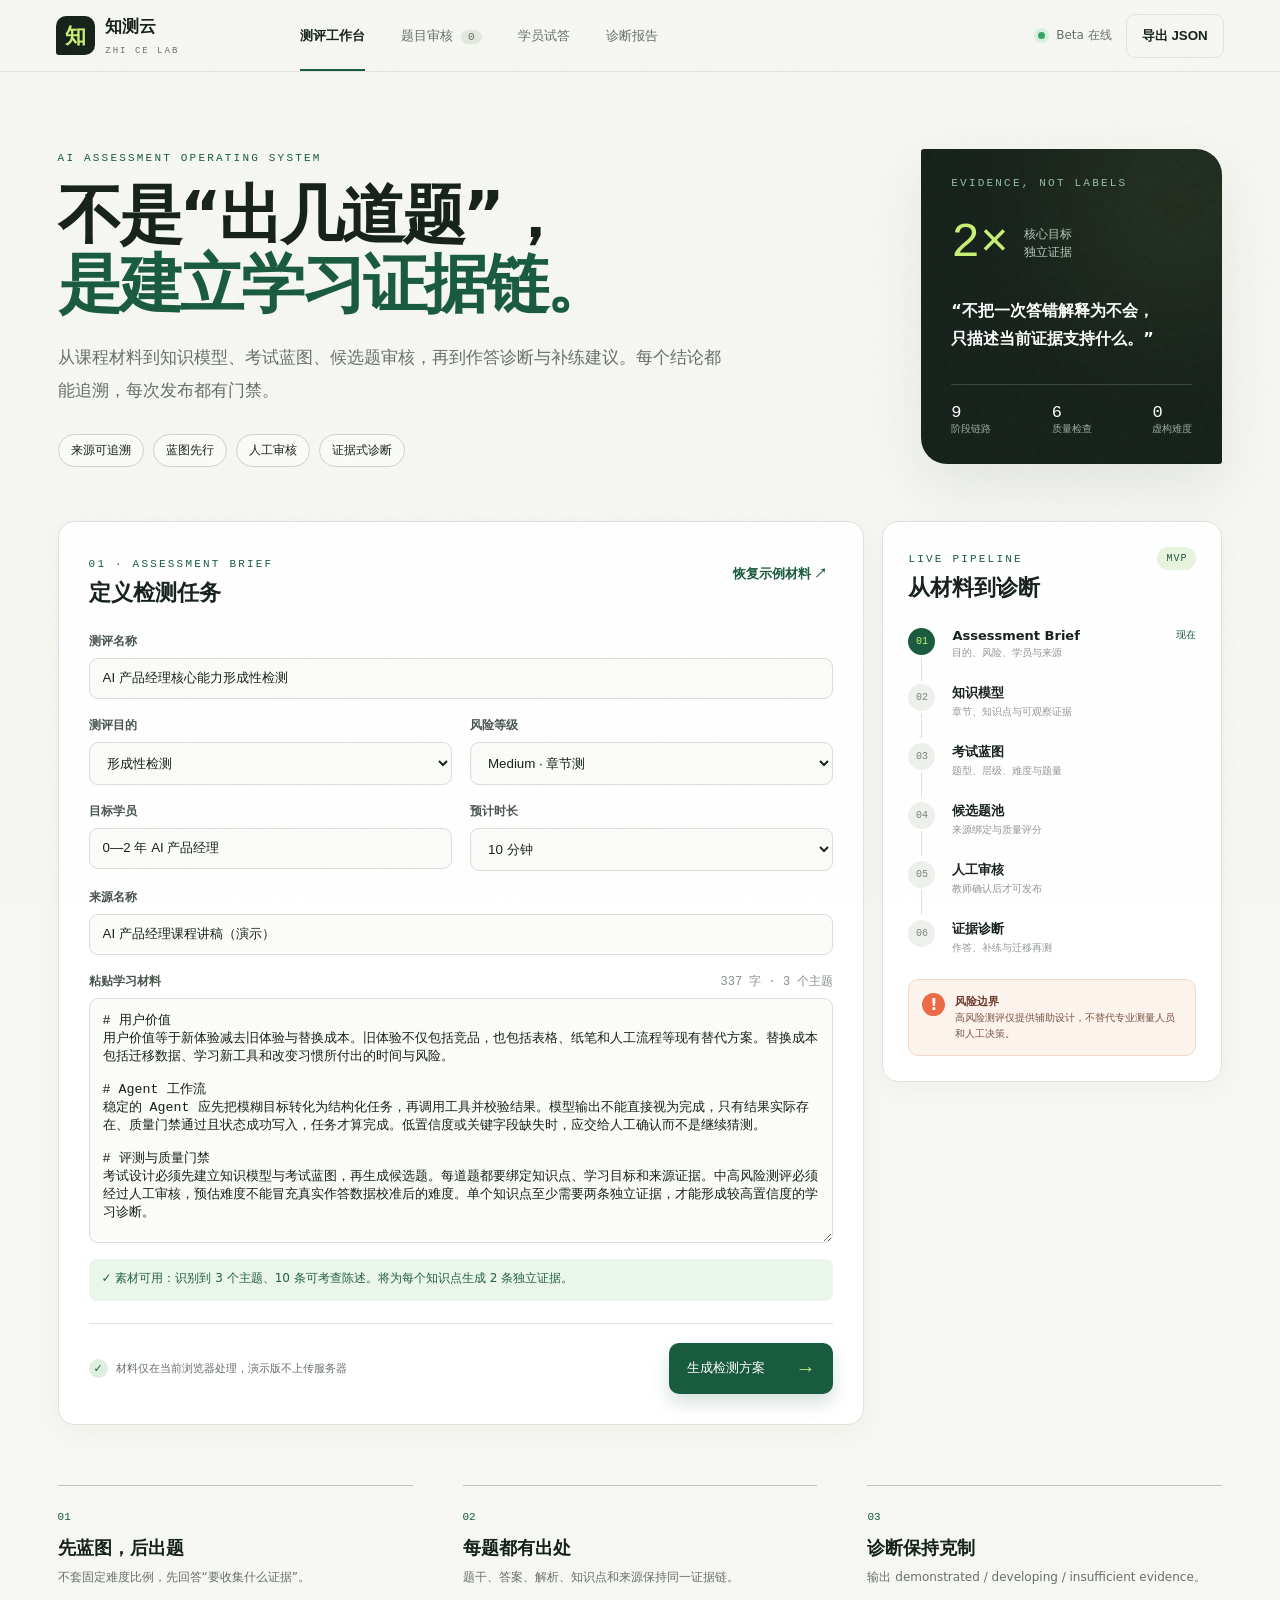
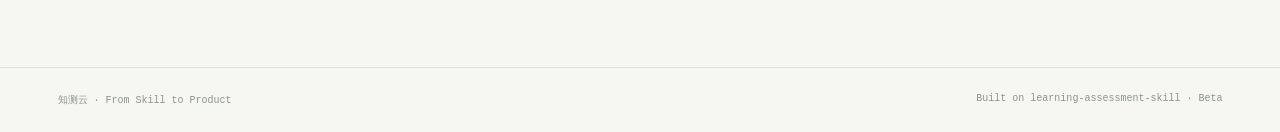
<file: docs/index.html>
<!doctype html>
<html lang="zh-CN">
<head>
  <meta charset="utf-8">
  <meta name="viewport" content="width=device-width,initial-scale=1">
  <meta name="description" content="知测云：把学习材料转化为可追溯、可审核、可诊断的知识效果检测。">
  <meta name="theme-color" content="#f6f7f2">
  <title>知测云｜AI 知识效果检测</title>
  <link rel="stylesheet" href="styles.css?v=1.1.1">
</head>
<body>
  <div class="noise" aria-hidden="true"></div>
  <header class="topbar">
    <a class="brand" href="#" aria-label="知测云首页">
      <span class="brand-mark">知</span>
      <span><strong>知测云</strong><small>ZHI CE LAB</small></span>
    </a>
    <nav class="topnav" aria-label="主导航">
      <button class="nav-link active" data-view="studio">测评工作台</button>
      <button class="nav-link" data-view="review">题目审核 <span id="reviewCount" class="count">0</span></button>
      <button class="nav-link" data-view="exam">学员试答</button>
      <button class="nav-link" data-view="report">诊断报告</button>
    </nav>
    <div class="top-actions">
      <span class="online-dot"><i></i> Beta 在线</span>
      <button class="ghost-button" id="exportButton">导出 JSON</button>
    </div>
  </header>

  <main>
    <section class="view active" id="studioView" data-view-panel="studio">
      <div class="hero-grid page-shell">
        <div class="hero-copy">
          <span class="eyebrow">AI ASSESSMENT OPERATING SYSTEM</span>
          <h1>不是“出几道题”，<br><em>是建立学习证据链。</em></h1>
          <p>从课程材料到知识模型、考试蓝图、候选题审核，再到作答诊断与补练建议。每个结论都能追溯，每次发布都有门禁。</p>
          <div class="hero-pills">
            <span>来源可追溯</span><span>蓝图先行</span><span>人工审核</span><span>证据式诊断</span>
          </div>
        </div>
        <aside class="evidence-card" aria-label="产品能力概览">
          <div class="card-kicker">EVIDENCE, NOT LABELS</div>
          <div class="evidence-ring"><strong>2×</strong><span>核心目标<br>独立证据</span></div>
          <blockquote>“不把一次答错解释为不会，<br>只描述当前证据支持什么。”</blockquote>
          <div class="mini-metrics"><span><b>9</b>阶段链路</span><span><b>6</b>质量检查</span><span><b>0</b>虚构难度</span></div>
        </aside>
      </div>

      <div class="page-shell workspace-grid">
        <section class="panel source-panel">
          <div class="panel-heading">
            <div><span class="step-label">01 · ASSESSMENT BRIEF</span><h2>定义检测任务</h2></div>
            <button class="text-button" id="loadSampleButton">恢复示例材料 ↗</button>
          </div>
          <div class="form-grid">
            <label class="field wide"><span>测评名称</span><input id="titleInput" value="AI 产品经理核心能力形成性检测" maxlength="60"></label>
            <label class="field"><span>测评目的</span><select id="purposeInput"><option value="formative">形成性检测</option><option value="diagnostic">诊断性检测</option><option value="practice">自主练习</option><option value="summative">总结性检测</option></select></label>
            <label class="field"><span>风险等级</span><select id="stakesInput"><option value="low">Low · 自测练习</option><option value="medium" selected>Medium · 章节测</option><option value="high">High · 高风险</option></select></label>
            <label class="field"><span>目标学员</span><input id="audienceInput" value="0—2 年 AI 产品经理" maxlength="50"></label>
            <label class="field"><span>预计时长</span><select id="durationInput"><option value="8">8 分钟</option><option value="10" selected>10 分钟</option><option value="15">15 分钟</option></select></label>
            <label class="field wide"><span>来源名称</span><input id="sourceNameInput" value="AI 产品经理课程讲稿（演示）" maxlength="80"></label>
            <label class="field wide"><span>粘贴学习材料 <i id="sourceMeta">0 字</i></span><textarea id="sourceInput" rows="12" placeholder="建议使用 # 标题划分主题，并提供可核验的完整陈述。"></textarea></label>
          </div>
          <div id="sourceCheck" class="source-check" role="status"></div>
          <div class="panel-footer">
            <span><i class="shield-icon">✓</i> 材料仅在当前浏览器处理，演示版不上传服务器</span>
            <button class="primary-button" id="generateButton"><span>生成检测方案</span><b>→</b></button>
          </div>
        </section>

        <aside class="panel pipeline-panel">
          <div class="panel-heading"><div><span class="step-label">LIVE PIPELINE</span><h2>从材料到诊断</h2></div><span class="status-chip">MVP</span></div>
          <ol class="pipeline" id="pipelineList">
            <li class="active"><b>01</b><span><strong>Assessment Brief</strong><small>目的、风险、学员与来源</small></span><i>现在</i></li>
            <li><b>02</b><span><strong>知识模型</strong><small>章节、知识点与可观察证据</small></span><i></i></li>
            <li><b>03</b><span><strong>考试蓝图</strong><small>题型、层级、难度与题量</small></span><i></i></li>
            <li><b>04</b><span><strong>候选题池</strong><small>来源绑定与质量评分</small></span><i></i></li>
            <li><b>05</b><span><strong>人工审核</strong><small>教师确认后才可发布</small></span><i></i></li>
            <li><b>06</b><span><strong>证据诊断</strong><small>作答、补练与迁移再测</small></span><i></i></li>
          </ol>
          <div class="guardrail"><span>!</span><p><strong>风险边界</strong>高风险测评仅提供辅助设计，不替代专业测量人员和人工决策。</p></div>
        </aside>
      </div>

      <section class="page-shell principles">
        <div><span>01</span><h3>先蓝图，后出题</h3><p>不套固定难度比例，先回答“要收集什么证据”。</p></div>
        <div><span>02</span><h3>每题都有出处</h3><p>题干、答案、解析、知识点和来源保持同一证据链。</p></div>
        <div><span>03</span><h3>诊断保持克制</h3><p>输出 demonstrated / developing / insufficient evidence。</p></div>
      </section>
    </section>

    <section class="view" id="reviewView" data-view-panel="review">
      <div class="page-shell subpage-head">
        <div><span class="eyebrow">HUMAN-IN-THE-LOOP</span><h1>题目审核台</h1><p>规则检查通过不等于内容有效。确认答案、来源和表达后，再进入学员端。</p></div>
        <div class="head-actions"><span id="reviewStatus" class="status-chip warn">待生成</span><button class="primary-button compact" id="approveAllButton">全部审核通过</button></div>
      </div>
      <div class="page-shell review-layout">
        <aside class="panel review-summary" id="reviewSummary"><div class="empty-state">先在测评工作台生成检测方案</div></aside>
        <section class="question-list" id="questionList"><div class="panel empty-state">暂无候选题</div></section>
      </div>
    </section>

    <section class="view" id="examView" data-view-panel="exam">
      <div class="exam-shell" id="examShell">
        <div class="panel empty-state">生成并审核检测方案后，可在这里进行学员试答。</div>
      </div>
    </section>

    <section class="view" id="reportView" data-view-panel="report">
      <div class="page-shell subpage-head"><div><span class="eyebrow">LEARNING EVIDENCE</span><h1>学习诊断报告</h1><p>只呈现本次作答证据，不给学习者贴永久标签。</p></div><button class="ghost-button" id="retryButton">重新试答</button></div>
      <div class="page-shell" id="reportContent"><div class="panel empty-state">完成一次学员试答后，这里会生成知识点证据报告。</div></div>
    </section>
  </main>

  <div class="toast" id="toast" role="status" aria-live="polite"></div>
  <footer><span>知测云 · From Skill to Product</span><span>Built on learning-assessment-skill · Beta</span></footer>
  <script src="core.js?v=1.1.1"></script>
  <script src="app.js?v=1.1.1"></script>
</body>
</html>
</file>
<file: docs/styles.css>
:root{--ink:#17211b;--muted:#667068;--paper:#f6f7f2;--card:#fff;--line:#dfe3db;--green:#195b3f;--lime:#c9ef75;--orange:#ea6b45;--soft:#edf2e8;--shadow:0 22px 60px rgba(37,54,42,.09)}*{box-sizing:border-box}html{scroll-behavior:smooth}body{margin:0;color:var(--ink);background:var(--paper);font-family:"PingFang SC","Microsoft YaHei",system-ui,sans-serif;-webkit-font-smoothing:antialiased}.noise{position:fixed;inset:0;pointer-events:none;opacity:.025;z-index:20;background-image:url("data:image/svg+xml,%3Csvg viewBox='0 0 180 180' xmlns='http://www.w3.org/2000/svg'%3E%3Cfilter id='n'%3E%3CfeTurbulence type='fractalNoise' baseFrequency='.9' numOctaves='3' stitchTiles='stitch'/%3E%3C/filter%3E%3Crect width='100%25' height='100%25' filter='url(%23n)'/%3E%3C/svg%3E")}.topbar{height:72px;padding:0 4.4vw;display:flex;align-items:center;gap:36px;border-bottom:1px solid var(--line);background:rgba(246,247,242,.92);backdrop-filter:blur(16px);position:sticky;top:0;z-index:10}.brand{display:flex;gap:10px;align-items:center;color:var(--ink);text-decoration:none;min-width:190px}.brand-mark{width:39px;height:39px;display:grid;place-items:center;background:var(--ink);color:var(--lime);font-size:21px;font-weight:800;border-radius:10px 10px 10px 3px}.brand strong{display:block;font-size:17px}.brand small{font:500 9px/1 ui-monospace,"SFMono-Regular",Menlo,monospace;letter-spacing:2px;color:var(--muted)}.topnav{display:flex;align-self:stretch}.nav-link{border:0;background:transparent;padding:0 18px;color:var(--muted);font:500 14px inherit;cursor:pointer;position:relative}.nav-link:after{content:"";position:absolute;height:2px;left:18px;right:18px;bottom:0;background:var(--green);transform:scaleX(0);transition:.2s}.nav-link.active{color:var(--ink);font-weight:700}.nav-link.active:after{transform:scaleX(1)}.count{background:#e3e8df;border-radius:20px;padding:1px 7px;margin-left:4px;font:11px ui-monospace,"SFMono-Regular",Menlo,monospace}.top-actions{display:flex;align-items:center;gap:14px;margin-left:auto}.online-dot{font-size:12px;color:var(--muted);white-space:nowrap}.online-dot i{display:inline-block;width:7px;height:7px;background:#36a266;border-radius:50%;box-shadow:0 0 0 4px #d9efdf;margin-right:7px}button{min-height:44px}:where(button,a,input,select,textarea,[tabindex]):focus-visible{outline:3px solid var(--orange);outline-offset:3px}.ghost-button,.text-button{border:1px solid var(--line);background:transparent;color:var(--ink);border-radius:9px;padding:10px 15px;font-weight:600;cursor:pointer}.text-button{border:0;color:var(--green);padding:6px}.page-shell{width:min(1180px,91vw);margin-inline:auto}.view{display:none;min-height:calc(100dvh - 72px)}.view.active{display:block}.hero-grid{display:grid;grid-template-columns:1.45fr .55fr;gap:70px;padding:74px 0 54px;align-items:center}.eyebrow,.step-label,.card-kicker{font:500 11px ui-monospace,"SFMono-Regular",Menlo,monospace;letter-spacing:2.2px;color:var(--green)}.hero-copy h1,.subpage-head h1{font-size:clamp(42px,5vw,69px);line-height:1.08;letter-spacing:-3px;margin:16px 0 22px;max-width:800px}.hero-copy h1 em{color:var(--green);font-style:normal}.hero-copy>p{max-width:670px;color:var(--muted);font-size:17px;line-height:1.9}.hero-pills{display:flex;gap:9px;flex-wrap:wrap;margin-top:28px}.hero-pills span{padding:7px 12px;border:1px solid #ccd3c9;border-radius:30px;font-size:12px;background:rgba(255,255,255,.45)}.evidence-card{background:var(--ink);color:#fff;padding:28px 30px;border-radius:3px 26px 3px 26px;min-height:300px;position:relative;box-shadow:var(--shadow);overflow:hidden}.evidence-card:before{content:"";position:absolute;width:170px;height:170px;background:var(--lime);filter:blur(80px);opacity:.12;right:-40px;top:-30px}.card-kicker{color:#93bfa5}.evidence-ring{display:flex;align-items:center;gap:15px;margin:27px 0}.evidence-ring strong{font:500 48px ui-monospace,"SFMono-Regular",Menlo,monospace;color:var(--lime)}.evidence-ring span{font-size:12px;line-height:1.5;color:#b9c9bf}.evidence-card blockquote{margin:20px 0 30px;font-size:16px;line-height:1.8;font-weight:600}.mini-metrics{border-top:1px solid #39483f;padding-top:18px;display:flex;justify-content:space-between;color:#9aaba0;font-size:10px}.mini-metrics b{display:block;color:#fff;font:500 17px ui-monospace,"SFMono-Regular",Menlo,monospace}.workspace-grid{display:grid;grid-template-columns:minmax(0,1fr) 340px;gap:18px;align-items:start}.panel{background:var(--card);border:1px solid var(--line);border-radius:16px;box-shadow:0 6px 22px rgba(29,50,36,.035)}.source-panel{padding:30px}.panel-heading{display:flex;justify-content:space-between;align-items:flex-start;margin-bottom:25px}.panel-heading h2{font-size:22px;margin:7px 0 0}.form-grid{display:grid;grid-template-columns:1fr 1fr;gap:18px}.field{display:flex;flex-direction:column;gap:8px}.field.wide{grid-column:1/-1}.field>span{font-size:12px;font-weight:700;color:#4a554e}.field>span i{float:right;font-style:normal;font-family:ui-monospace,"SFMono-Regular",Menlo,monospace;font-weight:400;color:#88918b}.field input,.field select,.field textarea{width:100%;border:1px solid #d9ded6;background:#fbfcf9;border-radius:9px;padding:12px 13px;font:14px/1.6 inherit;color:var(--ink);outline:none;transition:.2s}.field textarea{resize:vertical;min-height:245px}.field input:focus,.field select:focus,.field textarea:focus{border-color:#6d9b7f;box-shadow:0 0 0 3px #e8f0e7}.source-check{min-height:42px;margin-top:16px;padding:11px 13px;border-radius:8px;background:#f4f6f1;color:var(--muted);font-size:12px}.source-check.good{background:#eaf5eb;color:#246142}.source-check.bad{background:#fff0ea;color:#a64b2f}.panel-footer{margin-top:22px;border-top:1px solid var(--line);padding-top:19px;display:flex;justify-content:space-between;align-items:center;color:var(--muted);font-size:11px}.shield-icon{display:inline-grid;place-items:center;background:#dfefdf;color:var(--green);width:19px;height:19px;border-radius:50%;font-style:normal;margin-right:5px}.primary-button{border:0;background:var(--green);color:white;border-radius:10px;padding:14px 18px;font:700 14px inherit;display:flex;gap:30px;align-items:center;cursor:pointer;box-shadow:0 9px 18px rgba(25,91,63,.18);transition:.2s}.primary-button:hover{transform:translateY(-2px);background:#104a32}.primary-button b{color:var(--lime);font-size:20px}.primary-button.compact{padding:12px 16px;display:inline-block}.primary-button:disabled{opacity:.45;cursor:not-allowed;transform:none}.pipeline-panel{padding:25px;position:sticky;top:90px}.status-chip{font:500 10px ui-monospace,"SFMono-Regular",Menlo,monospace;letter-spacing:1px;padding:6px 9px;background:#e8f4dd;color:var(--green);border-radius:20px}.status-chip.warn{background:#fff0d9;color:#9a6114}.pipeline{list-style:none;padding:0;margin:0}.pipeline li{display:grid;grid-template-columns:34px 1fr auto;gap:10px;position:relative;padding:0 0 24px}.pipeline li:not(:last-child):before{content:"";position:absolute;width:1px;height:25px;background:#dce2d9;left:13px;top:29px}.pipeline li>b{width:27px;height:27px;border-radius:50%;display:grid;place-items:center;background:#eef1eb;color:#79837c;font:10px ui-monospace,"SFMono-Regular",Menlo,monospace}.pipeline li strong{display:block;font-size:13px}.pipeline li small{display:block;color:#909791;margin-top:3px;font-size:10px}.pipeline li>i{font-style:normal;color:var(--green);font-size:10px}.pipeline li.active>b,.pipeline li.done>b{background:var(--green);color:var(--lime)}.pipeline li.done>b:after{content:"✓";position:absolute;background:var(--green)}.guardrail{display:flex;gap:10px;background:#fdf3ed;border:1px solid #f4d7c9;border-radius:10px;padding:13px;color:#7a5143}.guardrail>span{display:grid;place-items:center;flex:0 0 23px;height:23px;border-radius:50%;background:var(--orange);color:white;font-weight:800}.guardrail p{font-size:10px;line-height:1.6;margin:0}.guardrail strong{display:block;font-size:11px;color:#6b392b}.principles{display:grid;grid-template-columns:repeat(3,1fr);padding:60px 0 80px;gap:50px}.principles>div{border-top:1px solid #bdc6bc;padding-top:19px;position:relative}.principles span{font:500 11px ui-monospace,"SFMono-Regular",Menlo,monospace;color:var(--green)}.principles h3{font-size:18px;margin:12px 0 7px}.principles p{font-size:12px;line-height:1.7;color:var(--muted);margin:0}.subpage-head{display:flex;justify-content:space-between;align-items:end;padding:58px 0 35px}.subpage-head h1{font-size:44px;margin:11px 0 8px}.subpage-head p{color:var(--muted);margin:0}.head-actions{display:flex;align-items:center;gap:12px}.review-layout{display:grid;grid-template-columns:300px minmax(0,1fr);gap:18px;padding-bottom:80px}.review-summary{padding:24px;position:sticky;top:92px}.summary-score{display:flex;align-items:end;gap:8px;margin:12px 0 22px}.summary-score strong{font:500 50px ui-monospace,"SFMono-Regular",Menlo,monospace;color:var(--green)}.summary-score span{color:var(--muted);font-size:12px;margin-bottom:9px}.summary-list{display:grid;gap:10px}.summary-list div{display:flex;justify-content:space-between;font-size:12px;border-bottom:1px dashed var(--line);padding-bottom:9px}.coverage-row{margin-top:20px}.coverage-row label{display:flex;justify-content:space-between;font-size:11px;margin:10px 0 5px}.bar{height:6px;background:#edf0eb;border-radius:6px;overflow:hidden}.bar i{display:block;height:100%;background:var(--green);border-radius:6px}.question-list{display:grid;gap:13px}.question-card{padding:24px}.question-top{display:flex;justify-content:space-between;gap:14px}.question-tags{display:flex;gap:7px;flex-wrap:wrap}.question-tags span{font-size:10px;padding:4px 7px;border-radius:5px;background:#f0f3ed;color:#58635b}.question-tags .score{background:#e6f1d8;color:#345b24}.question-card h3{font-size:16px;line-height:1.7;margin:15px 0}.options-preview{display:grid;grid-template-columns:1fr 1fr;gap:7px}.options-preview div{font-size:11px;padding:9px 10px;border:1px solid var(--line);border-radius:7px;color:#687169}.options-preview div.correct{border-color:#80ad8c;background:#edf7ed;color:#22583a}.source-quote{margin-top:14px;padding:11px 13px;border-left:3px solid var(--lime);background:#f6f8f2;font-size:11px;line-height:1.7;color:#5f6961}.empty-state{min-height:200px;display:grid;place-items:center;text-align:center;color:#89918b;padding:30px}.exam-shell{width:min(860px,92vw);margin:0 auto;padding:55px 0 90px}.exam-intro{padding:45px}.exam-intro h1{font-size:38px;letter-spacing:-1.5px;margin:15px 0}.exam-meta{display:flex;gap:25px;margin:26px 0}.exam-meta div{border-left:2px solid var(--lime);padding-left:12px}.exam-meta strong{display:block;font-size:19px}.exam-meta span{font-size:11px;color:var(--muted)}.exam-rules{background:#f4f7f0;border-radius:10px;padding:17px 20px;font-size:12px;line-height:1.9;color:#58615b;margin-bottom:25px}.exam-question{padding:35px}.exam-progress{display:flex;justify-content:space-between;font:11px ui-monospace,"SFMono-Regular",Menlo,monospace;color:var(--muted);margin-bottom:14px}.progress-track{height:4px;background:#edf0eb;margin-bottom:28px}.progress-track i{display:block;height:100%;background:var(--green);transition:.3s}.question-label{color:var(--green);font-size:11px;font-weight:700}.exam-question h2{font-size:23px;line-height:1.65;margin:13px 0 25px}.exam-options{display:grid;gap:10px}.option-button{display:flex;align-items:center;gap:14px;text-align:left;border:1px solid var(--line);border-radius:10px;background:#fcfdfa;padding:14px;font:14px/1.5 inherit;cursor:pointer;transition:.18s}.option-button:hover{border-color:#7ba28a;background:#f1f7ef}.option-button.selected{border-color:var(--green);background:#eaf3e9}.option-letter{width:30px;height:30px;border:1px solid #ccd4ca;border-radius:8px;display:grid;place-items:center;font:600 12px ui-monospace,"SFMono-Regular",Menlo,monospace}.exam-nav{display:flex;justify-content:space-between;align-items:center;margin-top:25px}.exam-nav button{margin-left:auto}.answered-hint{font-size:11px;color:var(--muted)}.report-hero{display:grid;grid-template-columns:240px 1fr;gap:35px;padding:32px;margin-bottom:18px}.score-block{background:var(--ink);color:white;border-radius:13px;padding:28px}.score-block strong{font:500 58px ui-monospace,"SFMono-Regular",Menlo,monospace;color:var(--lime)}.score-block span{font-size:12px;color:#a9b8ae}.score-block p{font-size:11px;color:#b6c2ba}.report-copy h2{font-size:27px;margin:5px 0 10px}.report-copy p{color:var(--muted);line-height:1.8}.legend{display:flex;gap:16px;font-size:10px;margin-top:20px}.legend i{display:inline-block;width:7px;height:7px;border-radius:50%;margin-right:5px}.diagnosis-grid{display:grid;grid-template-columns:repeat(2,1fr);gap:13px;padding-bottom:80px}.diagnosis-card{padding:23px}.diagnosis-card header{display:flex;justify-content:space-between;gap:10px}.diagnosis-card h3{margin:0;font-size:16px}.diag-status{font:500 9px ui-monospace,"SFMono-Regular",Menlo,monospace;padding:5px 7px;border-radius:14px}.diag-status.demonstrated{background:#e2f1df;color:#28603a}.diag-status.developing{background:#fff0db;color:#986011}.diag-status.insufficient_evidence{background:#eceeeb;color:#646b66}.evidence-dots{display:flex;gap:6px;margin:20px 0}.evidence-dots i{width:30px;height:6px;border-radius:6px;background:#e5e9e3}.evidence-dots i.hit{background:#55a06f}.evidence-dots i.miss{background:#e98965}.diagnosis-card p{font-size:12px;line-height:1.7;color:var(--muted)}.toast{position:fixed;left:50%;bottom:30px;transform:translate(-50%,20px);background:var(--ink);color:white;padding:12px 18px;border-radius:9px;opacity:0;pointer-events:none;transition:.25s;z-index:30;font-size:12px}.toast.show{opacity:1;transform:translate(-50%,0)}footer{border-top:1px solid var(--line);padding:25px 4.5vw;display:flex;justify-content:space-between;color:#8b938d;font:10px ui-monospace,"SFMono-Regular",Menlo,monospace}
@media(prefers-reduced-motion:reduce){html{scroll-behavior:auto}*,*::before,*::after{animation-duration:.01ms!important;animation-iteration-count:1!important;transition-duration:.01ms!important}}@media(max-width:900px){.topbar{padding:0 18px;gap:12px}.brand{min-width:auto}.brand strong,.brand small{display:none}.topnav{overflow-x:auto}.nav-link{padding:0 10px;white-space:nowrap}.nav-link:after{left:10px;right:10px}.top-actions{display:none}.hero-grid{grid-template-columns:1fr;padding-top:48px;gap:25px}.workspace-grid,.review-layout{grid-template-columns:1fr}.pipeline-panel,.review-summary{position:static}.principles{grid-template-columns:1fr;gap:25px}.subpage-head{align-items:flex-start;gap:20px}.report-hero{grid-template-columns:1fr}.diagnosis-grid{grid-template-columns:1fr}}@media(max-width:600px){.topbar{height:62px}.brand-mark{width:34px;height:34px}.nav-link{font-size:12px}.count{display:none}.hero-copy h1{font-size:39px;letter-spacing:-2px}.hero-copy>p{font-size:14px}.evidence-card{padding:23px}.workspace-grid{width:94vw}.source-panel{padding:20px}.form-grid{grid-template-columns:1fr}.field.wide{grid-column:auto}.panel-footer{align-items:stretch;flex-direction:column;gap:14px}.primary-button{justify-content:space-between}.subpage-head{flex-direction:column;padding-top:38px}.subpage-head h1{font-size:38px}.head-actions{width:100%;justify-content:space-between}.options-preview{grid-template-columns:1fr}.exam-intro,.exam-question{padding:24px}.exam-meta{gap:13px;flex-wrap:wrap}.exam-question h2{font-size:19px}.diagnosis-grid{padding-bottom:50px}footer{flex-direction:column;gap:8px}}
</file>
